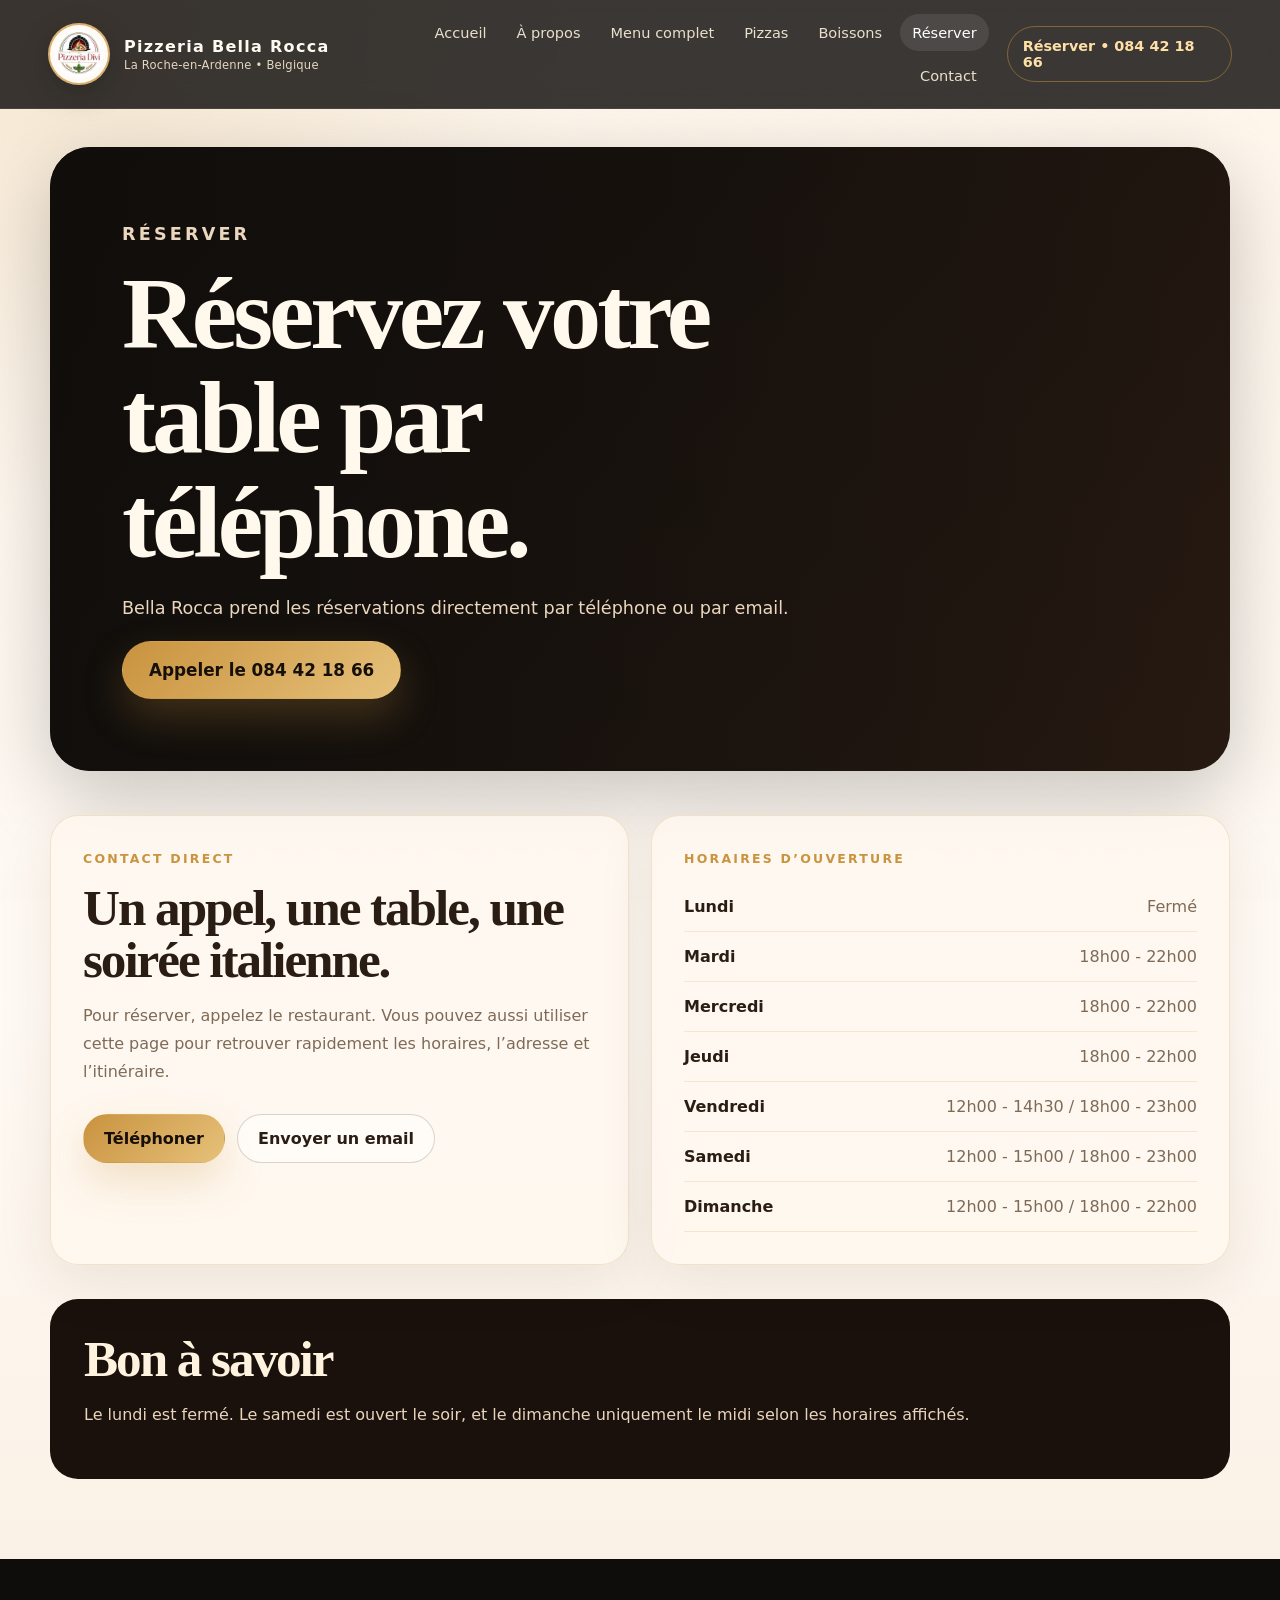
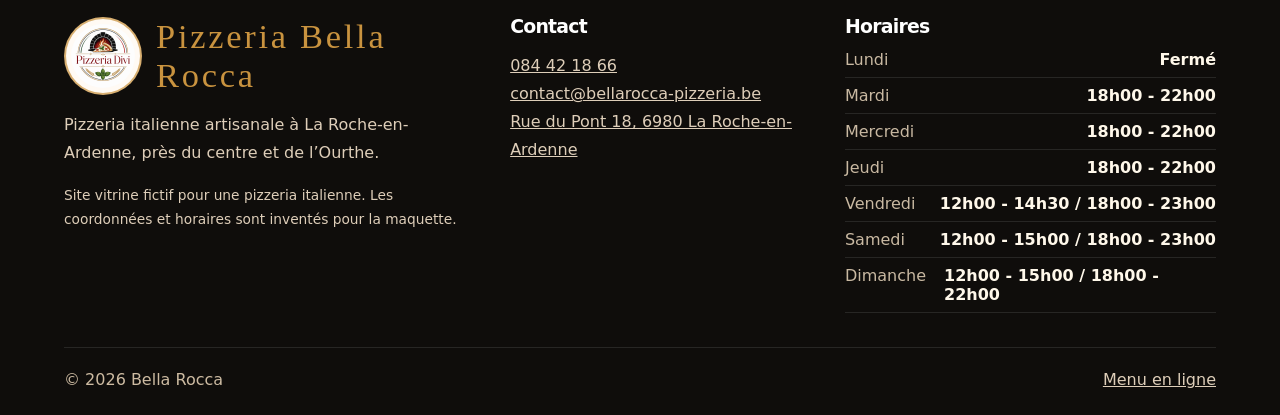
<file: reservation.html>
<!doctype html>
<html lang="fr">
<head>
  <meta charset="utf-8">
  <meta name="viewport" content="width=device-width, initial-scale=1">
  <title>Réserver — Bella Rocca — La Roche</title>
  <meta name="description" content="Réservation par téléphone et horaires d’ouverture Bella Rocca.">
  <link rel="stylesheet" href="assets/styles.css">
  <link rel="icon" href="assets/favicon.ico" sizes="any">
  <link rel="icon" type="image/png" href="assets/favicon-32.png" sizes="32x32">
  <link rel="apple-touch-icon" href="assets/apple-touch-icon.png">
  <script src="assets/script.js" defer></script>
</head>
<body class="">
  
    <header class="site-header">
      <a class="brand brand-logo" href="index.html" aria-label="Accueil Pizzeria Bella Rocca">
        <img src="assets/logo.png" alt="Logo Pizzeria Bella Rocca" class="brand-img">
        <span><strong>Pizzeria Bella Rocca</strong><small>La Roche-en-Ardenne • Belgique</small></span>
      </a>
      <button class="menu-toggle" aria-label="Ouvrir le menu" aria-expanded="false">☰</button>
      <nav class="main-nav" aria-label="Navigation principale">
        <a class="nav-link " href="index.html">Accueil</a>
<a class="nav-link " href="a-propos.html">À propos</a>
<a class="nav-link " href="menu.html">Menu complet</a>
<a class="nav-link " href="pizzas.html">Pizzas</a>
<a class="nav-link " href="boissons.html">Boissons</a>
<a class="nav-link active" href="reservation.html">Réserver</a>
<a class="nav-link " href="contact.html">Contact</a>
      </nav>
      <a class="header-call" href="tel:+3284421866">Réserver • 084 42 18 66</a>
    </header>
    
  <main>
    
<section class="page-hero reserve-cover">
  <div>
    <p class="eyebrow">Réserver</p>
    <h1>Réservez votre table par téléphone.</h1>
    <p>Bella Rocca prend les réservations directement par téléphone ou par email.</p>
    <a class="btn primary large" href="tel:+3284421866">Appeler le 084 42 18 66</a>
  </div>
</section>

<section class="container reservation-grid">
  <div class="panel">
    <p class="eyebrow">Contact direct</p>
    <h2>Un appel, une table, une soirée italienne.</h2>
    <p>Pour réserver, appelez le restaurant. Vous pouvez aussi utiliser cette page pour retrouver rapidement les horaires, l’adresse et l’itinéraire.</p>
    <div class="contact-actions">
      <a class="btn primary" href="tel:+3284421866">Téléphoner</a>
      <a class="btn ghost dark" href="mailto:contact@bellarocca-pizzeria.be">Envoyer un email</a>
    </div>
  </div>
  <div class="panel hours-panel">
    <p class="eyebrow">Horaires d’ouverture</p>
    <table class="hours-table"><tbody><tr><td>Lundi</td><td>Fermé</td></tr><tr><td>Mardi</td><td>18h00 - 22h00</td></tr><tr><td>Mercredi</td><td>18h00 - 22h00</td></tr><tr><td>Jeudi</td><td>18h00 - 22h00</td></tr><tr><td>Vendredi</td><td>12h00 - 14h30 / 18h00 - 23h00</td></tr><tr><td>Samedi</td><td>12h00 - 15h00 / 18h00 - 23h00</td></tr><tr><td>Dimanche</td><td>12h00 - 15h00 / 18h00 - 22h00</td></tr></tbody></table>
  </div>
</section>

<section class="container notice">
  <h2>Bon à savoir</h2>
  <p>Le lundi est fermé. Le samedi est ouvert le soir, et le dimanche uniquement le midi selon les horaires affichés.</p>
</section>

  </main>
  
    <footer class="footer">
      <div class="footer-grid">
        <div>
          <div class="footer-brand"><img src="assets/logo.png" alt="Logo Pizzeria Bella Rocca"><span>Pizzeria Bella Rocca</span></div>
          <p>Pizzeria italienne artisanale à La Roche-en-Ardenne, près du centre et de l’Ourthe.</p>
          <p class="small">Site vitrine fictif pour une pizzeria italienne. Les coordonnées et horaires sont inventés pour la maquette.</p>
        </div>
        <div>
          <h3>Contact</h3>
          <p><a href="tel:+3284421866">084 42 18 66</a><br>
          <a href="mailto:contact@bellarocca-pizzeria.be">contact@bellarocca-pizzeria.be</a><br>
          <a target="_blank" rel="noreferrer" href="https://www.google.com/maps/search/?api=1&amp;query=Rue%20du%20Pont%2018%2C%206980%20La%20Roche-en-Ardenne">Rue du Pont 18, 6980 La Roche-en-Ardenne</a></p>
        </div>
        <div>
          <h3>Horaires</h3>
          <ul class="hours-mini"><li><span>Lundi</span><strong>Fermé</strong></li><li><span>Mardi</span><strong>18h00 - 22h00</strong></li><li><span>Mercredi</span><strong>18h00 - 22h00</strong></li><li><span>Jeudi</span><strong>18h00 - 22h00</strong></li><li><span>Vendredi</span><strong>12h00 - 14h30 / 18h00 - 23h00</strong></li><li><span>Samedi</span><strong>12h00 - 15h00 / 18h00 - 23h00</strong></li><li><span>Dimanche</span><strong>12h00 - 15h00 / 18h00 - 22h00</strong></li></ul>
        </div>
      </div>
      <div class="footer-bottom">
        <span>© 2026 Bella Rocca</span>
        <span><a href="menu.html">Menu en ligne</a></span>
      </div>
    </footer>
    
</body>
</html>
</file>
<file: assets/styles.css>
:root{
  --bg:#0f0d0b;
  --bg-2:#18130f;
  --paper:#fff8ef;
  --paper-2:#f6eadc;
  --ink:#2a1d14;
  --muted:#7e6a57;
  --gold:#c9933f;
  --gold-2:#e6c17a;
  --terracotta:#a94e35;
  --cream:#fff4e3;
  --line:rgba(201,147,63,.26);
  --shadow: 0 24px 80px rgba(0,0,0,.22);
  --radius: 28px;
}

*{box-sizing:border-box}
html{scroll-behavior:smooth}
body{
  margin:0;
  font-family: Inter, ui-sans-serif, system-ui, -apple-system, BlinkMacSystemFont, "Segoe UI", sans-serif;
  color:var(--ink);
  background:
    radial-gradient(circle at 5% 0%, rgba(201,147,63,.16), transparent 32rem),
    linear-gradient(180deg, #fff7ec 0%, #fffaf4 50%, #f7eadb 100%);
  min-height:100vh;
}
body::before{
  content:"";
  position:fixed;
  inset:0;
  pointer-events:none;
  opacity:.04;
  background-image:url("data:image/svg+xml,%3Csvg width='120' height='120' xmlns='http://www.w3.org/2000/svg'%3E%3Cfilter id='n'%3E%3CfeTurbulence type='fractalNoise' baseFrequency='.85' numOctaves='3' stitchTiles='stitch'/%3E%3C/filter%3E%3Crect width='120' height='120' filter='url(%23n)' opacity='.75'/%3E%3C/svg%3E");
  z-index:-1;
}
img{max-width:100%;display:block}
a{color:inherit}
.container{width:min(1180px, calc(100% - 40px)); margin-inline:auto}
.site-header{
  position:sticky; top:0; z-index:40;
  display:flex; align-items:center; gap:18px;
  padding:14px clamp(18px, 4vw, 48px);
  background:rgba(15,13,11,.82);
  backdrop-filter:blur(18px);
  color:#fffaf1;
  border-bottom:1px solid rgba(255,255,255,.08);
}
.brand{display:flex; align-items:center; gap:12px; text-decoration:none; min-width:max-content}
.brand-mark{
  width:46px; height:46px; border-radius:50%;
  display:grid; place-items:center;
  background:linear-gradient(135deg, var(--gold), var(--gold-2));
  color:#17100b; font-weight:900; font-size:1.5rem;
  box-shadow:0 12px 32px rgba(201,147,63,.24);
}
.brand strong{display:block; letter-spacing:.18em}
.brand small{display:block; color:#e6d6c0; font-size:.72rem; margin-top:2px}
.main-nav{
  display:flex; gap:6px; margin-left:auto; align-items:center; flex-wrap:wrap; justify-content:flex-end;
}
.nav-link{
  text-decoration:none; color:#eadfcc; padding:10px 12px; border-radius:999px;
  font-size:.91rem; transition:.2s ease;
}
.nav-link:hover,.nav-link.active{background:rgba(255,255,255,.09); color:white}
.header-call{
  text-decoration:none; padding:11px 15px; border:1px solid rgba(201,147,63,.5);
  color:#ffe0a7; border-radius:999px; font-weight:700; font-size:.9rem;
}
.menu-toggle{display:none; margin-left:auto; background:transparent; border:1px solid rgba(255,255,255,.24); color:white; border-radius:14px; font-size:1.25rem; padding:8px 12px}

.hero{
  min-height:calc(100vh - 76px);
  position:relative; overflow:hidden; color:#fff9ef;
  display:grid; align-items:center;
  padding:80px clamp(20px, 6vw, 80px);
  background:var(--bg);
}
.hero::after{
  content:""; position:absolute; inset:0; background:
  linear-gradient(90deg, rgba(15,13,11,.94) 0%, rgba(15,13,11,.72) 45%, rgba(15,13,11,.28) 100%),
  radial-gradient(circle at 80% 24%, rgba(201,147,63,.38), transparent 28rem);
}
.hero-bg{position:absolute; inset:0}
.hero-img{position:absolute; object-fit:cover; filter:saturate(1.05) contrast(1.02)}
.hero-img-one{right:0; top:0; width:72%; height:100%}
.hero-img-two{left:56%; bottom:8%; width:32%; height:38%; border-radius:32px; border:1px solid rgba(255,255,255,.12); box-shadow:var(--shadow)}
.hero-content{position:relative; z-index:2; max-width:780px}
.eyebrow{
  margin:0 0 12px; text-transform:uppercase; letter-spacing:.18em;
  color:var(--gold); font-size:.78rem; font-weight:900;
}
h1,h2,h3{line-height:1.02; margin:0; letter-spacing:-.04em}
h1{font-family: Georgia, "Times New Roman", serif; font-size:clamp(3.2rem, 8vw, 7.4rem); max-width:12ch}
h2{font-family: Georgia, "Times New Roman", serif; font-size:clamp(2.1rem, 4vw, 4.6rem)}
h3{font-size:1.18rem}
p{line-height:1.75; color:var(--muted)}
.hero-lead{font-size:clamp(1.08rem, 2vw, 1.35rem); max-width:680px; color:#f3dec4}
.hero-actions,.contact-actions{display:flex; gap:12px; flex-wrap:wrap; margin-top:28px}
.btn{
  display:inline-flex; align-items:center; justify-content:center; gap:8px;
  text-decoration:none; border-radius:999px; padding:14px 20px; font-weight:900;
  border:1px solid transparent; transition:.2s ease;
}
.btn.primary{background:linear-gradient(135deg,var(--gold),var(--gold-2)); color:#160f0a; box-shadow:0 18px 40px rgba(201,147,63,.25)}
.btn.primary:hover{transform:translateY(-2px); box-shadow:0 24px 60px rgba(201,147,63,.33)}
.btn.ghost{color:#fff6e7; border-color:rgba(255,255,255,.26); background:rgba(255,255,255,.08)}
.btn.ghost.dark{color:var(--ink); border-color:rgba(42,29,20,.18); background:rgba(255,255,255,.54)}
.btn.large{font-size:1.05rem; padding:18px 26px}
.hero-meta{display:flex; gap:16px; flex-wrap:wrap; margin-top:30px; color:#f4dfc4}
.hero-meta span{padding:10px 14px; border-radius:999px; background:rgba(255,255,255,.09); border:1px solid rgba(255,255,255,.11)}

.intro-grid{display:grid; grid-template-columns:.9fr 1.1fr; gap:26px; align-items:stretch; padding:90px 0}
.panel,.info-card,.contact-card{
  background:rgba(255,248,239,.82); border:1px solid rgba(201,147,63,.22);
  box-shadow:0 18px 58px rgba(70,42,21,.09); border-radius:var(--radius);
}
.intro-copy{padding:clamp(28px,5vw,58px)}
.intro-copy h2{margin-bottom:20px}
.text-link{font-weight:900; color:var(--terracotta); text-decoration:none}
.image-stack{position:relative; min-height:480px; border-radius:var(--radius); overflow:hidden; box-shadow:var(--shadow)}
.image-stack img{width:100%; height:100%; object-fit:cover}
.floating-card{
  position:absolute; left:22px; bottom:22px; max-width:330px;
  background:rgba(15,13,11,.78); color:white; border-radius:22px; padding:18px; backdrop-filter:blur(12px);
  border:1px solid rgba(255,255,255,.12)
}
.floating-card strong{display:block}.floating-card span{color:#ead7bd}

.section-heading{margin:0 0 28px}.section-heading.center{text-align:center; max-width:760px; margin-inline:auto}
.menu-grid{display:grid; grid-template-columns:repeat(3, minmax(0, 1fr)); gap:18px}
.menu-card{
  overflow:hidden; border-radius:24px; background:rgba(255,250,244,.88);
  border:1px solid rgba(201,147,63,.19); box-shadow:0 12px 42px rgba(65,38,18,.08);
  transition:transform .22s ease, box-shadow .22s ease, border-color .22s ease;
}
.menu-card:hover{transform:translateY(-4px); box-shadow:0 20px 58px rgba(65,38,18,.13); border-color:rgba(201,147,63,.42)}
.menu-card img{width:100%; height:190px; object-fit:cover}
.menu-card img.ratio{height:260px}
.menu-card-body{padding:19px}
.menu-card-top{display:flex; align-items:flex-start; justify-content:space-between; gap:16px}
.menu-card h3{letter-spacing:-.02em}
.price{color:var(--terracotta); font-weight:1000; white-space:nowrap}
.menu-card p{margin:10px 0 0; font-size:.96rem}
.badge{
  display:inline-flex; margin-top:14px; border-radius:999px; padding:7px 10px;
  background:rgba(201,147,63,.14); color:#8b5a16; font-weight:900; font-size:.75rem
}
.featured-grid{margin-bottom:90px}

.split-cta{
  width:min(1180px, calc(100% - 40px)); margin:30px auto 90px;
  background:linear-gradient(135deg,#15100c,#2a1810); color:white;
  border-radius:36px; display:grid; grid-template-columns:1fr .75fr; overflow:hidden;
  box-shadow:var(--shadow)
}
.split-cta>div{padding:clamp(30px,5vw,60px)}
.split-cta p{color:#e7d3bb}.split-cta h2{max-width:680px}
.split-cta img{width:100%; height:100%; min-height:360px; object-fit:cover}

.cards-3{display:grid; grid-template-columns:repeat(3,1fr); gap:18px; margin-bottom:90px}
.info-card{padding:28px}
.info-card span{display:inline-grid; place-items:center; width:44px; height:44px; border-radius:16px; background:#21140c; color:#f4c678; margin-bottom:18px; font-weight:900}
.info-card a{font-weight:900; color:var(--terracotta); text-decoration:none}

.page-hero{
  width:min(1180px, calc(100% - 40px)); margin:38px auto 44px;
  min-height:420px; border-radius:40px; overflow:hidden; position:relative;
  display:flex; align-items:end; padding:clamp(34px,6vw,72px);
  color:#fff8ec; background:linear-gradient(135deg,#17110d,#332015);
  box-shadow:var(--shadow)
}
.page-hero::before{content:""; position:absolute; inset:0; opacity:.54; background-size:cover; background-position:center}
.page-hero::after{content:""; position:absolute; inset:0; background:linear-gradient(90deg, rgba(15,13,11,.88), rgba(15,13,11,.34))}
.page-hero>div{position:relative; z-index:1; max-width:850px}
.page-hero p{color:#ead7bd; font-size:1.1rem}
.page-hero.compact::before{background-image:url('https://www.divi-brasserie.be/_next/image?q=75&url=%2Finterior-divicc.png&w=3840')}
.menu-cover::before{background-image:url('https://images.unsplash.com/photo-1555396273-367ea4eb4db5?auto=format&fit=crop&w=1600&q=80')}
.pizza-cover::before{background-image:url('https://images.unsplash.com/photo-1513104890138-7c749659a591?auto=format&fit=crop&w=1600&q=80')}
.drink-cover::before{background-image:url('https://images.unsplash.com/photo-1510812431401-41d2bd2722f3?auto=format&fit=crop&w=1600&q=80')}
.reserve-cover::before{background-image:url('https://images.unsplash.com/photo-1559329007-40df8a9345d8?auto=format&fit=crop&w=1600&q=80')}
.contact-cover::before{background-image:url('https://www.divi-brasserie.be/_next/image?q=75&url=https%3A%2F%2Fimages.prismic.io%2Fdivi%2FZ4WIaZbqstJ99Zta_Oven2.jpg%3Fauto%3Dformat%2Ccompress&w=3840')}

.story-layout{display:grid; grid-template-columns:.85fr 1.15fr; gap:26px; align-items:center; padding:40px 0 80px}
.story-layout>div:first-child{padding:10px}
.quote-card{margin-top:22px; padding:24px; border-radius:24px; background:#1d130d; color:#f1c878; font-family:Georgia,serif; font-size:1.8rem}
.gallery{display:grid; grid-template-columns:repeat(2,1fr); gap:12px}
.gallery img{height:250px; width:100%; object-fit:cover; border-radius:24px; box-shadow:0 12px 38px rgba(0,0,0,.12)}
.gallery img:nth-child(1){grid-column:span 2; height:330px}
.ambiance{padding-bottom:30px}

.menu-tools{display:flex; align-items:end; justify-content:space-between; gap:20px; margin-bottom:24px}
.search-wrap{display:grid; gap:8px; min-width:min(500px,100%)}
.search-wrap label{font-weight:900; color:var(--ink)}
.search-wrap input{
  width:100%; border:1px solid rgba(201,147,63,.26); border-radius:18px; padding:16px 18px;
  background:#fffdf8; font:inherit; box-shadow:0 12px 32px rgba(65,38,18,.06)
}
.pill-row{display:flex; flex-wrap:wrap; gap:10px}
.pill{
  border:1px solid rgba(201,147,63,.28); border-radius:999px; padding:11px 15px; background:#fffdf8;
  cursor:pointer; font-weight:900; color:var(--ink)
}
.pill.active{background:#1d130d; color:#ffe2a6}
.menu-index{display:flex; flex-wrap:wrap; gap:10px; margin-bottom:26px}
.menu-index a{text-decoration:none; padding:10px 13px; border-radius:999px; background:rgba(201,147,63,.12); color:#815515; font-weight:900}
.all-menu{display:grid; gap:34px; padding-bottom:80px}
.menu-section{
  scroll-margin-top:98px; padding:26px; border-radius:32px;
  background:rgba(255,248,239,.62); border:1px solid rgba(201,147,63,.18)
}
.section-title-row{display:grid; grid-template-columns:1fr 260px; gap:24px; align-items:center; margin-bottom:22px}
.section-title-row p{margin-bottom:0}
.section-photo img{width:100%; height:170px; object-fit:cover; border-radius:24px}
.search-hidden,.filter-hidden{display:none !important}

.photo-band{display:grid; grid-template-columns:repeat(3,1fr); gap:14px; margin-bottom:34px}
.photo-band img{height:270px; width:100%; object-fit:cover; border-radius:28px; box-shadow:0 14px 42px rgba(0,0,0,.12)}

.reservation-grid,.contact-grid{display:grid; grid-template-columns:1fr 1fr; gap:22px; margin-bottom:34px}
.reservation-grid .panel,.hours-panel{padding:32px}
.hours-table{width:100%; border-collapse:collapse}
.hours-table td{padding:15px 0; border-bottom:1px solid rgba(201,147,63,.18)}
.hours-table td:first-child{font-weight:900}.hours-table td:last-child{text-align:right;color:var(--muted)}
.notice{padding:34px; border-radius:28px; background:#1a110c; color:#fff3df; margin-bottom:80px}
.notice p{color:#e9d5bd}

.contact-card{padding:30px}.contact-card.big{grid-row:span 2; display:flex; flex-direction:column; justify-content:center}
.contact-card h2 a{text-decoration:none}.map-section{margin-bottom:34px}
.map-card{display:grid; grid-template-columns:1fr 1fr; gap:0; overflow:hidden; border-radius:36px; background:#1a110c; color:white; box-shadow:var(--shadow)}
.map-card img{height:100%; min-height:420px; object-fit:cover}
.map-card>div{padding:clamp(28px,5vw,58px)}.map-card p{color:#ead7bd}

.footer{
  color:#fff8ea; background:#0f0d0b; padding:58px clamp(20px, 5vw, 70px) 26px;
  margin-top:30px
}
.footer-grid{display:grid; grid-template-columns:1.1fr .8fr 1fr; gap:38px; max-width:1180px; margin:auto}
.footer-brand{font-family:Georgia,serif; font-size:3rem; color:var(--gold); letter-spacing:.16em}
.footer p,.footer a{color:#deceb9}
.footer h3{color:white; margin-bottom:14px}
.small{font-size:.86rem}
.hours-mini{list-style:none; padding:0; margin:0; display:grid; gap:8px}
.hours-mini li{display:flex; justify-content:space-between; gap:18px; border-bottom:1px solid rgba(255,255,255,.1); padding-bottom:8px}
.hours-mini span{color:#c9b9a2}
.footer-bottom{max-width:1180px; margin:34px auto 0; padding-top:22px; border-top:1px solid rgba(255,255,255,.1); display:flex; justify-content:space-between; gap:18px; color:#cdbba2}

@media(max-width:980px){
  .menu-toggle{display:block}
  .main-nav{display:none; position:absolute; left:16px; right:16px; top:76px; flex-direction:column; align-items:stretch; background:#14100d; border:1px solid rgba(255,255,255,.1); border-radius:22px; padding:12px}
  .main-nav.open{display:flex}
  .header-call{display:none}
  .nav-link{padding:13px 15px}
  .intro-grid,.story-layout,.split-cta,.reservation-grid,.contact-grid,.map-card{grid-template-columns:1fr}
  .menu-grid,.cards-3{grid-template-columns:1fr 1fr}
  .section-title-row{grid-template-columns:1fr}
  .section-photo img{height:220px}
  .footer-grid{grid-template-columns:1fr 1fr}
}
@media(max-width:680px){
  .container,.page-hero{width:min(100% - 26px,1180px)}
  .site-header{padding:12px 13px}.brand small{display:none}
  h1{font-size:clamp(2.6rem,16vw,4.4rem)}
  .hero{padding:64px 18px; min-height:760px}
  .hero-img-one{width:100%; opacity:.55}
  .hero-img-two{display:none}
  .hero-actions .btn,.contact-actions .btn{width:100%}
  .intro-grid{padding:54px 0}.image-stack{min-height:330px}
  .menu-grid,.cards-3,.photo-band,.footer-grid{grid-template-columns:1fr}
  .menu-tools{align-items:stretch; flex-direction:column}
  .photo-band img{height:230px}
  .page-hero{min-height:360px; border-radius:28px; padding:28px}
  .footer-bottom{flex-direction:column}
  .menu-section{padding:18px}
}


/* Logo + favicon integration */
.brand-logo{
  gap:14px;
}
.brand-img{
  width:62px;
  height:62px;
  border-radius:50%;
  object-fit:cover;
  background:#fffaf4;
  padding:4px;
  border:2px solid rgba(201,147,63,.72);
  box-shadow:0 10px 30px rgba(0,0,0,.22);
}
.brand-logo strong{
  letter-spacing:.08em;
}
.brand-logo small{
  letter-spacing:.02em;
}
.footer-brand{
  display:flex;
  align-items:center;
  gap:14px;
  font-family:Georgia,"Times New Roman",serif;
  font-size:2.15rem;
  color:var(--gold);
  letter-spacing:.08em;
}
.footer-brand img{
  width:78px;
  height:78px;
  border-radius:50%;
  object-fit:cover;
  background:#fffaf4;
  padding:5px;
  border:2px solid rgba(201,147,63,.72);
}
.logo-seal{
  width:128px;
  height:128px;
  border-radius:50%;
  object-fit:cover;
  background:#fffaf4;
  padding:7px;
  border:2px solid rgba(201,147,63,.78);
  box-shadow:0 22px 60px rgba(0,0,0,.34);
  margin:0 0 22px;
}
@media(max-width:680px){
  .brand-img{width:50px;height:50px}
  .brand-logo strong{font-size:.92rem}
  .footer-brand{font-size:1.65rem}
  .footer-brand img{width:64px;height:64px}
  .logo-seal{width:104px;height:104px}
}
</file>
